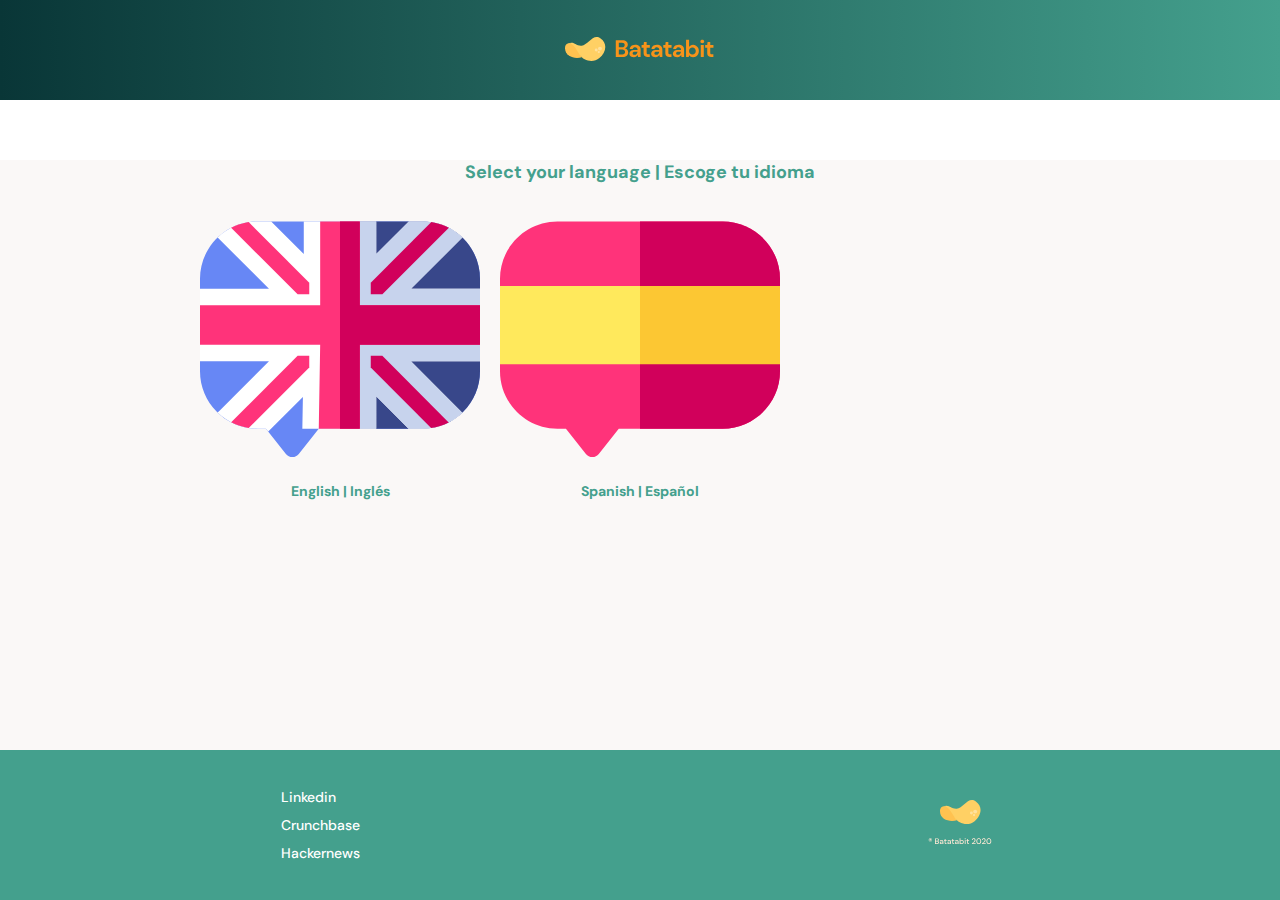
<file: index.html>
<!DOCTYPE html>
<html lang="es">
  <head>
    <meta charset="UTF-8" />
    <meta name="viewport" content="width=device-width, initial-scale=1.0" />
    <link rel="preconnect" href="https://fonts.gstatic.com" />
    <link
      href="https://fonts.googleapis.com/css2?family=Inter:wght@400;500;700&display=swap"
      rel="stylesheet"
    />
    <link rel="preconnect" href="https://fonts.gstatic.com" />
    <link
      href="https://fonts.googleapis.com/css2?family=DM+Sans:wght@300;500;700&display=swap"
      rel="stylesheet"
    />
    <link rel="stylesheet" href="./css/style.css" />
    <link rel="stylesheet" href="./css/index-style.css" />
    <link rel="stylesheet" href="./css/tablet.css" media="(min-width: 930px" />
    <link
      rel="icon"
      href="./assets/icons/batata.svg"
      type="image/gif"
      sizes="16x16"
    />
    <title>Batatabit | Revolución en intercambio de criptomonedas</title>
  </head>
  <body>
    <header class="header header-languages">
      <picture>
        <img src="./assets/img/logo.svg" alt="" />
      </picture>
    </header>
    <main>
      <section class="language-container">
        <section class="language-container--title">
          <h2>Select your language | Escoge tu idioma</h2>
        </section>
        <section class="language-container--buttons">
          <a href="./en.html">
            <figure class="language--english">
              <img
                src="./assets/icons/english-language.svg"
                alt="Ícono de idioma inglés"
              />
              <figcaption>English | Inglés</figcaption>
            </figure>
          </a>
          <a href="./es.html">
            <figure class="language--spanish">
              <img
                src="./assets/icons/spanish-language.svg"
                alt="Ícono de idioma español"
              />
              <figcaption>Spanish | Español</figcaption>
            </figure>
          </a>
        </section>
      </section>
    </main>
    <footer>
      <section class="left">
        <ul>
          <li><a href="#">Linkedin</a></li>
          <li><a href="#">Crunchbase</a></li>
          <li><a href="#">Hackernews</a></li>
        </ul>
      </section>
      <section class="right">
        <img src="./assets/img/logo-footer.svg" alt="Logo de BatataBit 2020" />
      </section>
      <div style="display: none;">
        Icons made by
        <a href="https://www.flaticon.com/authors/freepik" title="Freepik"
          >Freepik</a
        >
        from
        <a href="https://www.flaticon.com/" title="Flaticon"
          >www.flaticon.com</a
        >
      </div>
    </footer>
  </body>
</html>
</file>
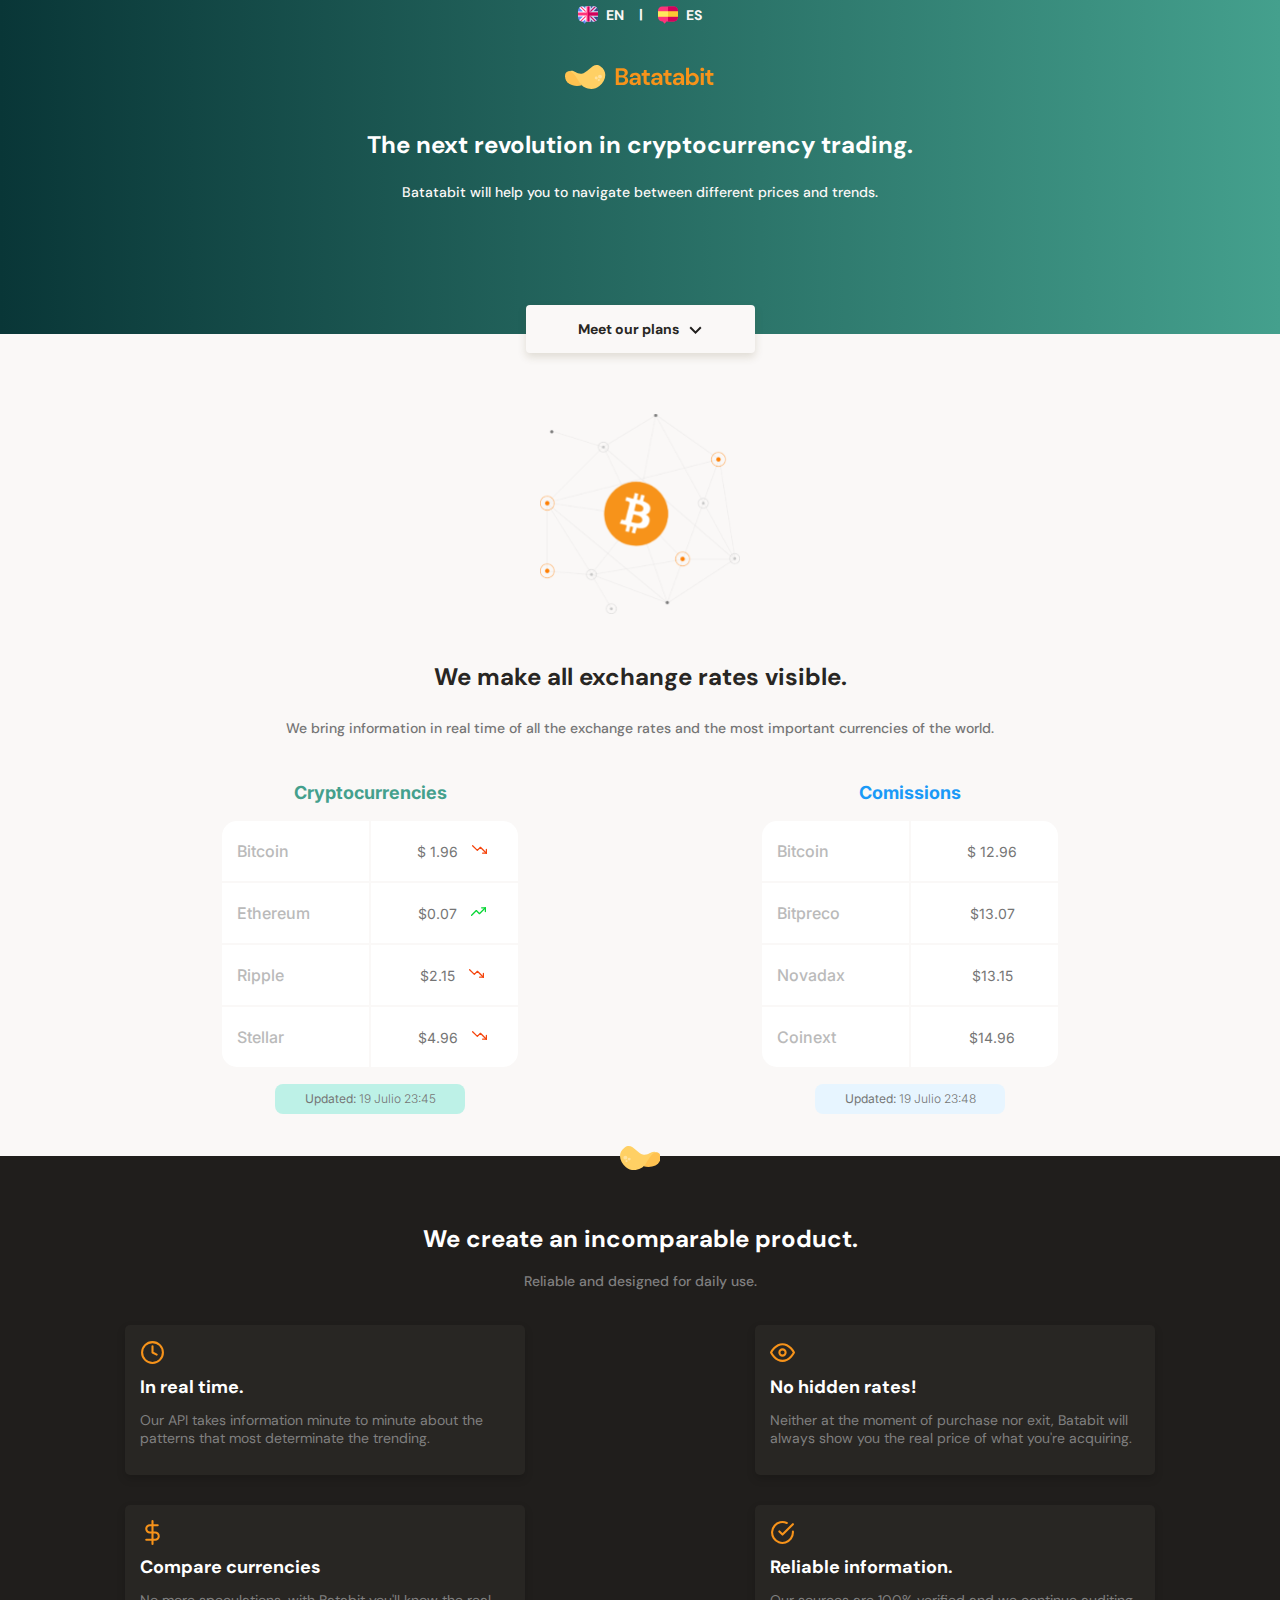
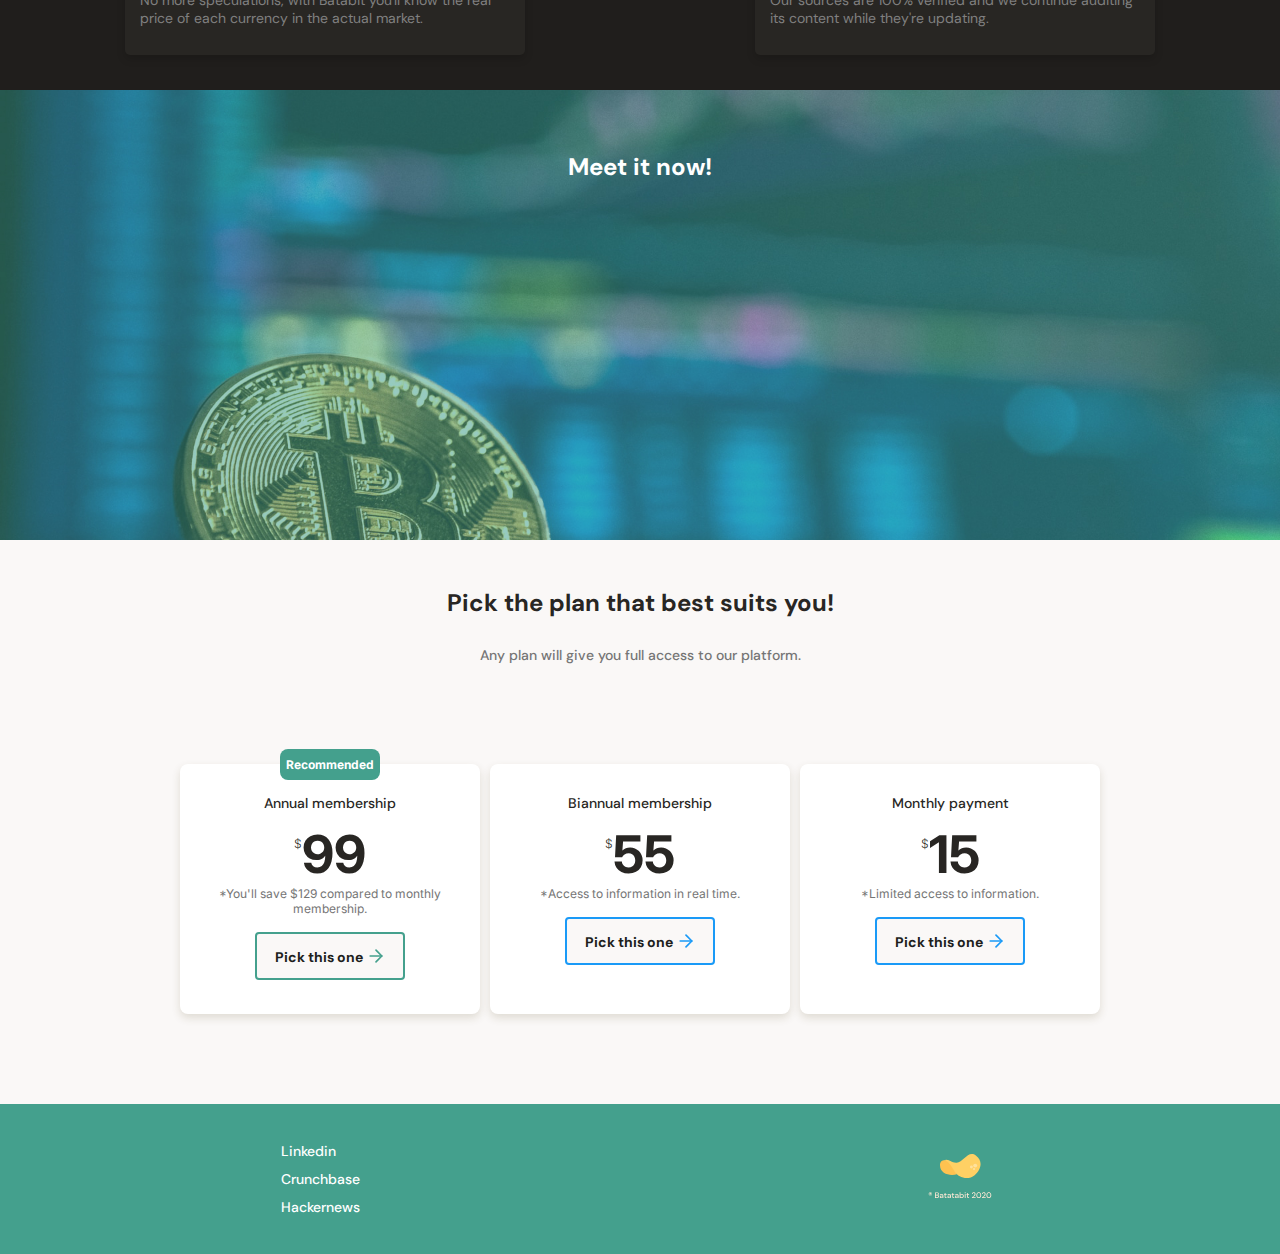
<file: en.html>
<!DOCTYPE html>
<html lang="es">
  <head>
    <meta charset="UTF-8" />
    <meta name="viewport" content="width=device-width, initial-scale=1.0" />
    <link rel="preconnect" href="https://fonts.gstatic.com" />
    <link
      href="https://fonts.googleapis.com/css2?family=Inter:wght@400;500;700&display=swap"
      rel="stylesheet"
    />
    <link rel="preconnect" href="https://fonts.gstatic.com" />
    <link
      href="https://fonts.googleapis.com/css2?family=DM+Sans:wght@300;500;700&display=swap"
      rel="stylesheet"
    />
    <link rel="stylesheet" href="./css/style.css" />
    <link rel="stylesheet" href="./css/700px.css" media="(min-width: 700px)" />
    <link rel="stylesheet" href="./css/tablet.css" media="(min-width: 930px)" />
    <link rel="icon" href="./assets/icons/batata.svg" type="image/gif" sizes="16x16">
    <title>Batatabit | The new revolution in cryptocurrency trading</title>
  </head>
  <body>
    <header class="header">
      <section class="header--language-links">
        <a href="./en.html" class="header--english-language">
          <p><span></span>EN</p>
        </a>
        <div>
          <p> | </p>
        </div>
        <a href="./es.html" class="header--spanish-language">
          <p><span></span> ES</p>
        </a>
      </section>
      <picture>
        <img src="./assets/img/logo.svg" alt="" />
      </picture>
      <div class="header--title-container">
        <h1>The next revolution in cryptocurrency trading.</h1>
        <p>
          Batatabit will help you to navigate between different prices and trends.
        </p>
        <a class="header--button" href="#plans"
          >Meet our plans<span></span
        ></a>
      </div>
    </header>
    <main>
      <section class="main-exchange-container">
        <div class="backgroundImg"></div>
        <div class="main-exchange-container--title">
          <h2>We make all exchange rates visible.</h2>
          <p>
            We bring information in real time of all the exchange rates and the most important currencies of the world.
          </p>
        </div>
        <section class="main-tables-container">
          <div class="slider1 main-currency-table">
            <p class="currency-table--title">Cryptocurrencies</p>
            <div class="currency-table--container">
              <table>
                <tr>
                  <td class="table__top-left">Bitcoin</td>
                  <td class="table__top-right table__right">
                    $ 1.96 <span class="down"></span>
                  </td>
                </tr>
                <tr>
                  <td>Ethereum</td>
                  <td class="table__right">$0.07 <span class="up"></span></td>
                </tr>
                <tr>
                  <td>Ripple</td>
                  <td class="table__right">$2.15 <span class="down"></span></td>
                </tr>
                <tr>
                  <td class="table__bottom-left">Stellar</td>
                  <td class="table__bottom-rigth table__right">
                    $4.96 <span class="down"></span>
                  </td>
                </tr>
              </table>
            </div>
            <div class="currency-table--date">
              <p><b>Updated: </b>19 Julio 23:45</p>
            </div>
          </div>
          <div class="slider1 main-comission-table">
            <p class="comission-table--title">Comissions</p>
            <div class="comission-table--container">
              <table>
                <tr>
                  <td class="table__top-left">Bitcoin</td>
                  <td class="table__top-right table__right">
                    $ 12.96
                  </td>
                </tr>
                <tr>
                  <td>Bitpreco</td>
                  <td class="table__right">$13.07</td>
                </tr>
                <tr>
                  <td>Novadax</td>
                  <td class="table__right">$13.15</span></td>
                </tr>
                <tr>
                  <td class="table__bottom-left">Coinext</td>
                  <td class="table__bottom-rigth table__right">
                    $14.96</td>
                </tr>
              </table>
            </div>
            <div class="comission-table--date">
              <p><b>Updated: </b>19 Julio 23:48</p>
            </div>
          </div>
          <button class="slider-button slider-black slider-display-left" onclick="plusDivs(-1, 0)">&#10094;</button>
          <button class="slider-button slider-black slider-display-right" onclick="plusDivs(1, 0)">&#10095;</button> 
        </section>
      </section>
      <section class="main-product-detail">
        <span class="product-detail--batata-logo"></span>
        <div class="product-detail--title">
          <h2>We create an incomparable product.</h2>
          <p>Reliable and designed for daily use.</p>
        </div>
        <section class="product-cards--container">
          <article class="product-detail--card">
            <span class="clock"></span>
            <p class="product--card-title">In real time.</p>
            <p class="product--card-body">Our API takes information minute to minute about the patterns that most determinate the trending.</p>
          </article>
          <article class="product-detail--card">
            <span class="eye"></span>
            <p class="product--card-title">No hidden rates!</p>
            <p class="product--card-body">Neither at the moment of purchase nor exit, Batabit will always show you the real price of what you're acquiring.</p>
          </article>
          <article class="product-detail--card">
            <span class="dollar-sign"></span>
            <p class="product--card-title">Compare currencies</p>
            <p class="product--card-body">No more speculations, with Batabit you'll know the real price of each currency in the actual market.</p>
          </article>
          <article class="product-detail--card">
            <span class="check-circle"></span>
            <p class="product--card-title">Reliable information.</p>
            <p class="product--card-body">Our sources are 100% verified and we continue auditing its content while they're updating.</p>
          </article>
        </section>
      </section>
      <section class="bitcoin-img-container">
        <h2>Meet it now!</h2>
      </section>
      <section id="plans" class="main-plans-container">
        <div class="plans--title">
          <h2>Pick the plan that best suits you!</h2>
          <p>Any plan will give you full access to our platform.</p>
        </div>
        <section class="plans-container--slider">
          <article class="slider2 plans-container--card">
            <p class="recommended">Recommended</p>
            <div class="plan-info-container">
              <h3 class="plan-card--title">Annual membership</h3>
              <p class="plan-card--price"><span>$</span>99</p>
              <p class="plan-card--saving">*You'll save $129 compared to monthly membership.</p>
              <button class="plan-card--cta">Pick this one <span class="green-right-arrow"></span></button>
            </div>
          </article>
          <article class="slider2 plans-container--card">
            <div class="plan-info-container">
              <h3 class="plan-card--title">Biannual membership </h3>
              <p class="plan-card--price"><span>$</span>55</p>
              <p class="plan-card--saving">*Access to information in real time.</p>
              <button class="plan-card--cta plan-card--secondary-button">Pick this one <span class="blue-right-arrow"></span></button>
            </div>
          </article>
          <article class="slider2 plans-container--card">
            <div class="plan-info-container">
              <h3 class="plan-card--title">Monthly payment</h3>
              <p class="plan-card--price"><span>$</span>15</p>
              <p class="plan-card--saving">*Limited access to information.</p>
              <button class="plan-card--cta plan-card--secondary-button">Pick this one <span class="blue-right-arrow"></span></button>
            </div>
          </article>
          <button class="slider-button slider-black slider-display-left" onclick="plusDivs(-1, 1)">&#10094;</button>
          <button class="slider-button slider-black slider-display-right" onclick="plusDivs(1, 1)">&#10095;</button>
        </section>
      </section>
    </main>
    <footer>
      <section class="left">
        <ul>
          <li><a href="#">Linkedin</a></li>
          <li><a href="#">Crunchbase</a></li>
          <li><a href="#">Hackernews</a></li>
        </ul>
      </section>
      <section class="right">
        <img src="./assets/img/logo-footer.svg" alt="Logo de BatataBit 2020">
      </section>
    </footer>
  </body>
  <script type="text/javascript" src="./slider.js"></script>
</html>
</file>
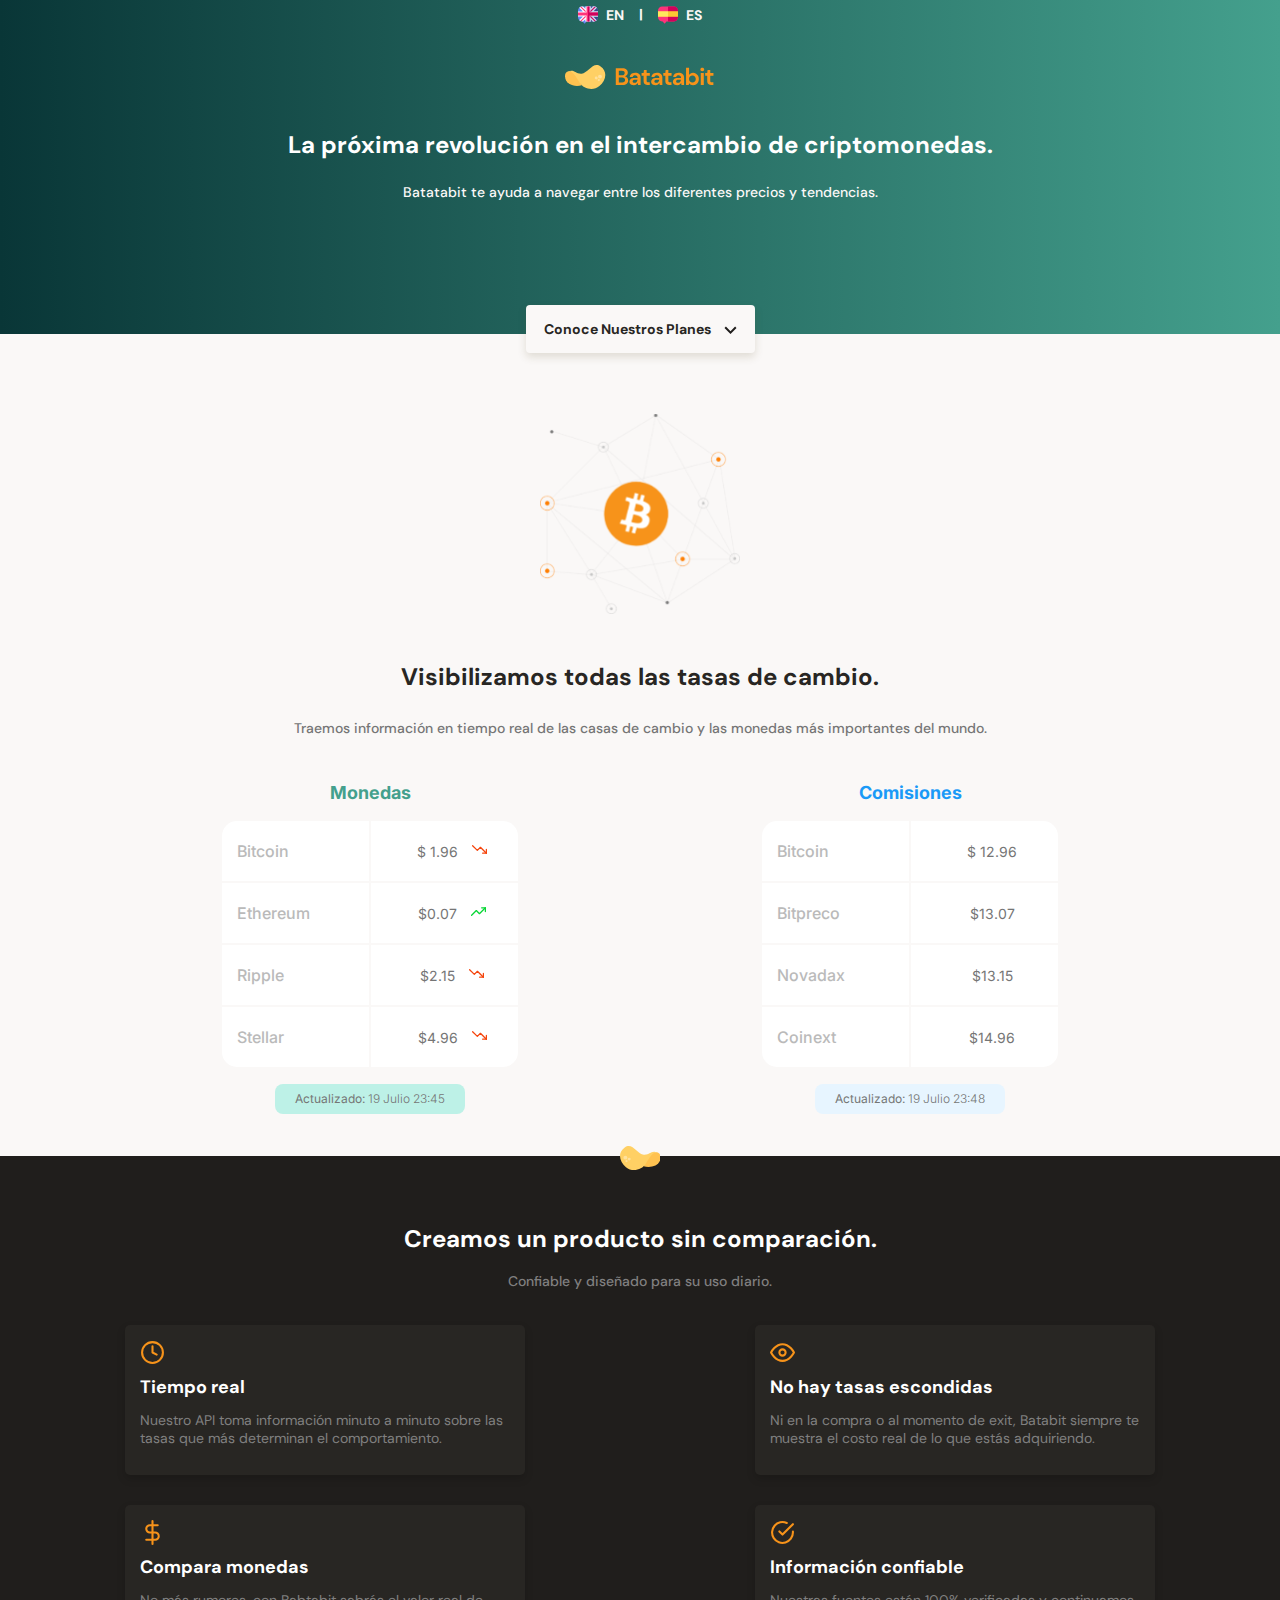
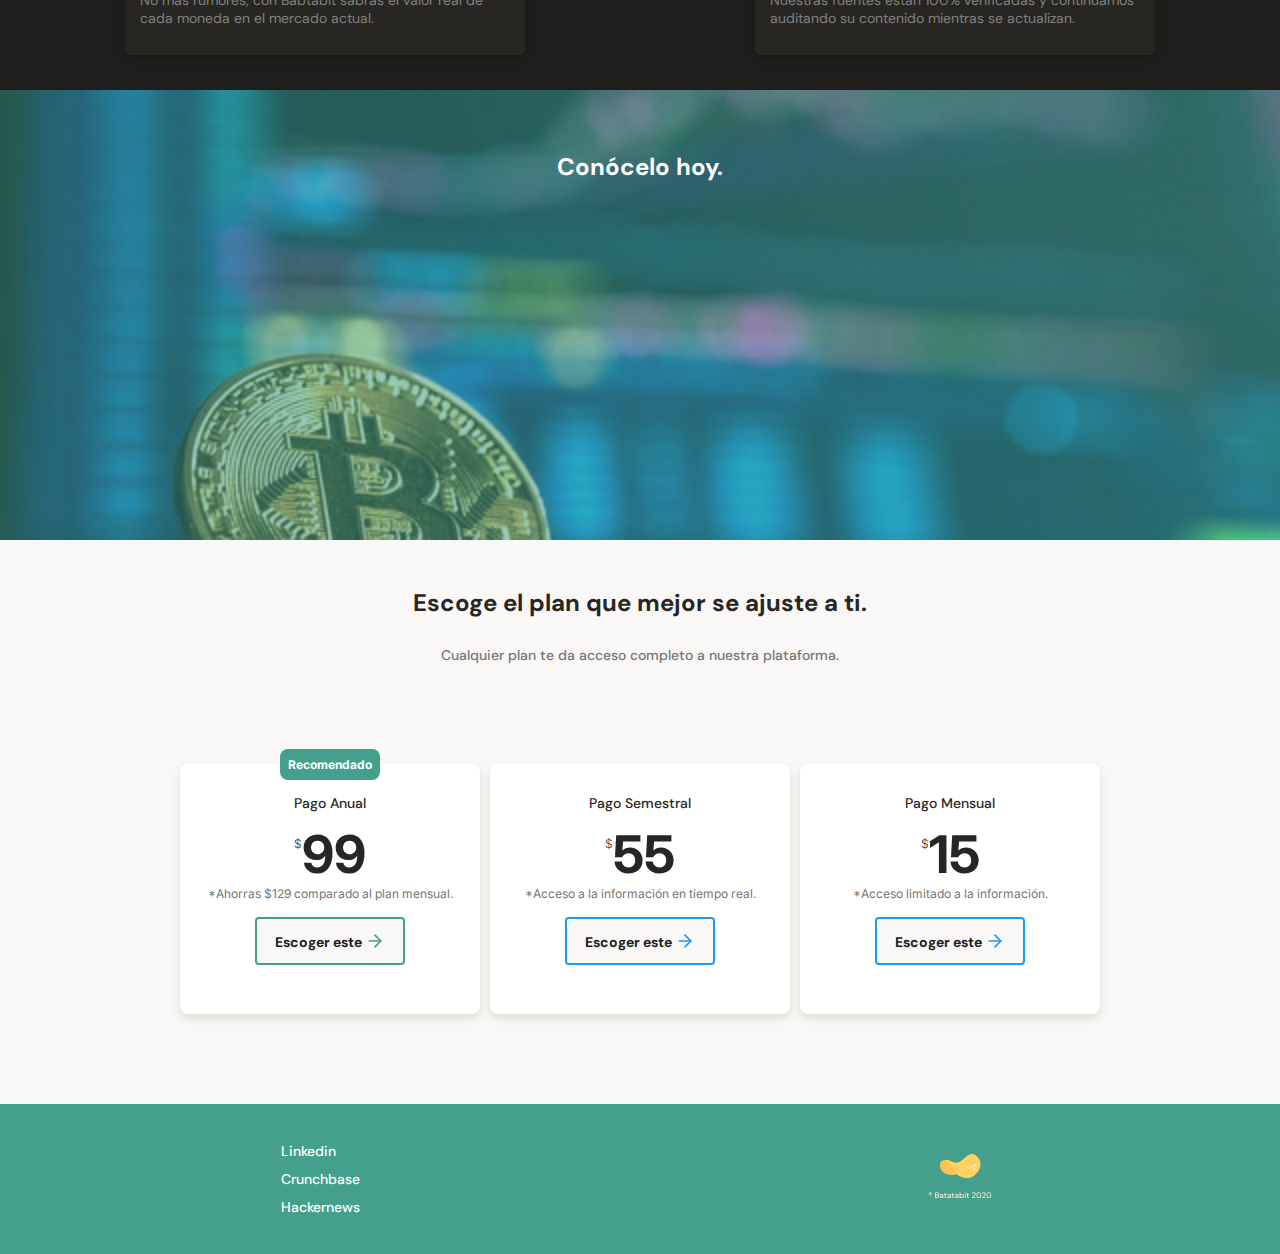
<file: es.html>
<!DOCTYPE html>
<html lang="es">
  <head>
    <meta charset="UTF-8" />
    <meta name="viewport" content="width=device-width, initial-scale=1.0" />
    <link rel="preconnect" href="https://fonts.gstatic.com" />
    <link
      href="https://fonts.googleapis.com/css2?family=Inter:wght@400;500;700&display=swap"
      rel="stylesheet"
    />
    <link rel="preconnect" href="https://fonts.gstatic.com" />
    <link
      href="https://fonts.googleapis.com/css2?family=DM+Sans:wght@300;500;700&display=swap"
      rel="stylesheet"
    />
    <link rel="stylesheet" href="./css/style.css" />
    <link rel="stylesheet" href="./css/tablet.css" media="(min-width: 930px)" />
    <link rel="icon" href="./assets/icons/batata.svg" type="image/gif" sizes="16x16">
    <title>Batatabit | Revolución en intercambio de criptomonedas</title>
  </head>
  <body>
    <header class="header">
      <section class="header--language-links">
        <a href="./en.html" class="header--english-language">
          <p><span></span>EN</p>
        </a>
        <div>
          <p> | </p>
        </div>
        <a href="./es.html" class="header--spanish-language">
          <p><span></span> ES</p>
        </a>
      </section>
      <picture>
        <img src="./assets/img/logo.svg" alt="" />
      </picture>
      <div class="header--title-container">
        <h1>La próxima revolución en el intercambio de criptomonedas.</h1>
        <p>
          Batatabit te ayuda a navegar entre los diferentes precios y
          tendencias.
        </p>
        <a class="header--button" href="#plans"
          >Conoce Nuestros Planes <span></span
        ></a>
      </div>
    </header>
    <main>
      <section class="main-exchange-container">
        <div class="backgroundImg"></div>
        <div class="main-exchange-container--title">
          <h2>Visibilizamos todas las tasas de cambio.</h2>
          <p>
            Traemos información en tiempo real de las casas de cambio y las
            monedas más importantes del mundo.
          </p>
        </div>
        <section class="main-tables-container">
          <div class="slider1 main-currency-table">
            <p class="currency-table--title">Monedas</p>
            <div class="currency-table--container">
              <table>
                <tr>
                  <td class="table__top-left">Bitcoin</td>
                  <td class="table__top-right table__right">
                    $ 1.96 <span class="down"></span>
                  </td>
                </tr>
                <tr>
                  <td>Ethereum</td>
                  <td class="table__right">$0.07 <span class="up"></span></td>
                </tr>
                <tr>
                  <td>Ripple</td>
                  <td class="table__right">$2.15 <span class="down"></span></td>
                </tr>
                <tr>
                  <td class="table__bottom-left">Stellar</td>
                  <td class="table__bottom-rigth table__right">
                    $4.96 <span class="down"></span>
                  </td>
                </tr>
              </table>
            </div>
            <div class="currency-table--date">
              <p><b>Actualizado: </b>19 Julio 23:45</p>
            </div>
          </div>
          <div class="slider1 main-comission-table">
            <p class="comission-table--title">Comisiones</p>
            <div class="comission-table--container">
              <table>
                <tr>
                  <td class="table__top-left">Bitcoin</td>
                  <td class="table__top-right table__right">
                    $ 12.96
                  </td>
                </tr>
                <tr>
                  <td>Bitpreco</td>
                  <td class="table__right">$13.07</td>
                </tr>
                <tr>
                  <td>Novadax</td>
                  <td class="table__right">$13.15</span></td>
                </tr>
                <tr>
                  <td class="table__bottom-left">Coinext</td>
                  <td class="table__bottom-rigth table__right">
                    $14.96</td>
                </tr>
              </table>
            </div>
            <div class="comission-table--date">
              <p><b>Actualizado: </b>19 Julio 23:48</p>
            </div>
          </div>
          <button class="slider-button slider-black slider-display-left" onclick="plusDivs(-1, 0)">&#10094;</button>
          <button class="slider-button slider-black slider-display-right" onclick="plusDivs(1, 0)">&#10095;</button>
        </section>
      </section>
      <section class="main-product-detail">
        <span class="product-detail--batata-logo"></span>
        <div class="product-detail--title">
          <h2>Creamos un producto sin comparación.</h2>
          <p>Confiable y diseñado para su uso diario.</p>
        </div>
        <section class="product-cards--container">
          <article class="product-detail--card">
            <span class="clock"></span>
            <p class="product--card-title">Tiempo real</p>
            <p class="product--card-body">Nuestro API toma información minuto a minuto sobre las tasas que más determinan el comportamiento.</p>
          </article>
          <article class="product-detail--card">
            <span class="eye"></span>
            <p class="product--card-title">No hay tasas escondidas</p>
            <p class="product--card-body">Ni en la compra o al momento de exit, Batabit siempre te muestra el costo real de lo que estás adquiriendo.</p>
          </article>
          <article class="product-detail--card">
            <span class="dollar-sign"></span>
            <p class="product--card-title">Compara monedas</p>
            <p class="product--card-body">No más rumores, con Babtabit sabrás el valor real de cada moneda en el mercado actual.</p>
          </article>
          <article class="product-detail--card">
            <span class="check-circle"></span>
            <p class="product--card-title">Información confiable</p>
            <p class="product--card-body">Nuestras fuentes están 100% verificadas y continuamos auditando su contenido mientras se actualizan.</p>
          </article>
        </section>
      </section>
      <section class="bitcoin-img-container">
        <h2>Conócelo hoy.</h2>
      </section>
      <section id="plans" class="main-plans-container">
        <div class="plans--title">
          <h2>Escoge el plan que mejor se ajuste a ti.</h2>
          <p>Cualquier plan te da acceso completo a nuestra plataforma.</p>
        </div>
        <section class="plans-container--slider">
          <article class="slider2 plans-container--card">
            <p class="recommended">Recomendado</p>
            <div class="plan-info-container">
              <h3 class="plan-card--title">Pago Anual</h3>
              <p class="plan-card--price"><span>$</span>99</p>
              <p class="plan-card--saving">*Ahorras $129 comparado al plan mensual.</p>
              <button class="plan-card--cta">Escoger este <span class="green-right-arrow"></span></button>
            </div>
          </article>
          <article class="slider2 plans-container--card">
            <div class="plan-info-container">
              <h3 class="plan-card--title">Pago Semestral</h3>
              <p class="plan-card--price"><span>$</span>55</p>
              <p class="plan-card--saving">*Acceso a la información en tiempo real.</p>
              <button class="plan-card--cta plan-card--secondary-button">Escoger este <span class="blue-right-arrow"></span></button>
            </div>
          </article>
          <article class="slider2 plans-container--card">
            <div class="plan-info-container">
              <h3 class="plan-card--title">Pago Mensual</h3>
              <p class="plan-card--price"><span>$</span>15</p>
              <p class="plan-card--saving">*Acceso limitado a la información.</p>
              <button class="plan-card--cta plan-card--secondary-button">Escoger este <span class="blue-right-arrow"></span></button>
            </div>
          </article>
          <button class="slider-button slider-black slider-display-left" onclick="plusDivs(-1, 1)">&#10094;</button>
          <button class="slider-button slider-black slider-display-right" onclick="plusDivs(1, 1)">&#10095;</button>
        </section>
      </section>
    </main>
    <footer>
      <section class="left">
        <ul>
          <li><a href="#">Linkedin</a></li>
          <li><a href="#">Crunchbase</a></li>
          <li><a href="#">Hackernews</a></li>
        </ul>
      </section>
      <section class="right">
        <img src="./assets/img/logo-footer.svg" alt="Logo de BatataBit 2020">
      </section>
    </footer>
  </body>
  <script type="text/javascript" src="./slider.js"></script>
</html>
</file>
<file: css/style.css>
/*
1. Posicionamiento --> static, absolute, relative, fixed
2. Modelo de caja (Box model) --> margin, border, padding, content
3. Tipografía --> tipos, tamaños de fuente, etc
4. Estilos visuales --> box-shadow, border-radius, gradient, etc
5. Otros --> reglas CSS y más
*/
:root {
  /* Colores */
  --bitcoin-green-1: #44a08d;
  --bitcoin-green-2: #093637;
  --soft-green: #bdf1e7;
  --secondary-blue: #1a9af7;
  --soft-blue: #e7f5ff;
  --warm-black: #201e1c;
  --black: #282623;
  --gray: #bababa;
  --gray-2: #757575;
  --gray-3: #808080;
  --off-white: #faf8f7;
  --white: #ffffff;

  /* Fuentes */
  --font-1: "DM Sans", sans-serif;
  --font-2: "Inter", sans-serif;
}

* {
  box-sizing: border-box;
  margin: 0;
  padding: 0;
}

html {
  font-size: 62.5%;
  font-family: var(--font-1);
  scroll-behavior: smooth;
}

header {
  position: relative;
  display: flex;
  flex-direction: column;
  justify-content: center;
  width: 100%;
  min-width: 320px;
  height: 334px;
  text-align: center;
  background: #44a08d; /* fallback for old browsers */
  background: -webkit-linear-gradient(
    to right,
    var(--bitcoin-green-2),
    var(--bitcoin-green-1)
  ); /* Chrome 10-25, Safari 5.1-6 */
  background: linear-gradient(
    to right,
    var(--bitcoin-green-2),
    var(--bitcoin-green-1)
  ); /* W3C, IE 10+/ Edge, Firefox 16+, Chrome 26+, Opera 12+, Safari 7+ */
}

header picture img {
  width: 150px;
  height: 24px;
  margin-top: 40px;
  align-self: center;
}

.header--title-container {
  width: 90%;
  min-width: 288px;
  max-width: 900px;
  height: 218px;
  margin-top: 40px;
  text-align: center;
  align-self: center;
}

.header--language-links {
  display: flex;
  justify-content: center;
  height: 27px;
  padding-top: 5px;
  font-size: 1.4rem;
  font-weight: bold;
  color: var(--off-white);
}

.header--language-links div,
.header--language-links a {
  padding: 0 10px;
}

.header--language-links a {
  text-decoration: none;
  color: var(--off-white);
  border-radius: 5px;
  padding: 0 5px;
}

.header--language-links p {
  display: flex;
  align-items: center;
}

.header--language-links a:visited,
.header--language-links a:hover,
.header--language-links a:active {
  background-color: rgba(26, 154, 247, 0.5);
}

.header--english-language span,
.header--spanish-language span {
  display: inline-block;
  width: 20px;
  height: 20px;
  margin-right: 8px;
}

.header--english-language span {
  background-image: url(../assets/icons/english-language.svg);
  background-size: contain;
  background-position: center;
  background-repeat: no-repeat;
}

.header--spanish-language span {
  background-image: url(../assets/icons/spanish-language.svg);
  background-size: contain;
  background-position: center;
  background-repeat: no-repeat;
}

.header--title-container h1 {
  font-size: 2.4rem;
  font-weight: bold;
  line-height: 2.6rem;
  color: var(--white);
}

.header--title-container p {
  margin-top: 25px;
  font-size: 1.4rem;
  line-height: 1.8rem;
  font-weight: 500;
  color: var(--off-white);
}

.header--title-container .header--button {
  position: absolute;
  top: 270px;
  left: calc(50% - 114.5px);
  display: block;
  margin-top: 35px;
  padding: 15px;
  width: 229px;
  height: 48px;
  background-color: var(--off-white);
  /* Sombra */
  box-shadow: 0px 4px 8px rgba(89, 73, 30, 0.16);
  border: none;
  border-radius: 4px;
  font-size: 1.4rem;
  font-weight: bold;
  text-decoration: none;
  color: var(--black);
}

.header--button span {
  display: inline-block;
  width: 13px;
  height: 8px;
  margin-left: 10px;
  background-image: url("../assets/icons/down-arrow.svg");
}

main {
  width: 100%;
  height: auto;
  background-color: var(--off-white);
}

.main-exchange-container {
  width: 100%;
  height: auto;
  padding-top: 80px;
  padding-bottom: 30px;
  text-align: center;
}

.main-exchange-container--title {
  width: 90%;
  min-width: 288px;
  max-width: 900px;
  margin: 0 auto;
}

.main-exchange-container .backgroundImg {
  width: 80%;
  height: 200px;
  margin: 0 auto 50px auto;
  background-image: url("../assets/img/bitcoin.svg");
  background-size: contain;
  background-position: center;
  background-repeat: no-repeat;
}

.main-exchange-container h2 {
  margin-bottom: 30px;
  font-size: 2.4rem;
  font-weight: bold;
  line-height: 2.6rem;
  color: var(--black);
}

.main-exchange-container p {
  margin-bottom: 30px;
  font-size: 1.4rem;
  font-weight: 500;
  line-height: 1.6rem;
  color: var(--gray-2);
}

.main-tables-container {
  display: flex;
  position: relative;
  justify-content: center;
  /* overflow-x: scroll;
  overscroll-behavior-x: contain;
  scroll-snap-type: x proximity; */
}

.main-currency-table,
.main-comission-table {
  width: 70%;
  scroll-snap-align: center;
  min-width: 235px;
  max-width: 500px;
  height: 360px;
  margin: 0 20px;
  font-family: var(--font-2);
}

.main-currency-table .currency-table--title,
.main-comission-table .comission-table--title {
  margin: 15px 0;
  font-size: 1.8rem;
  font-weight: bold;
  line-height: 2.3rem;
  text-align: center;
}

.main-currency-table .currency-table--title {
  color: var(--bitcoin-green-1);
}

.main-comission-table .comission-table--title {
  color: var(--secondary-blue);
}

.currency-table--container,
.comission-table--container {
  margin: 0 auto;
  width: 90%;
  min-width: 230px;
  max-width: 300px;
  height: 250px;
  text-align: left;
}

.currency-table--container table,
.comission-table--container table {
  width: 100%;
  height: 100%;
}

.currency-table--container td,
.comission-table--container td {
  width: 50%;
  padding-left: 15px;
  font-size: 1.6rem;
  font-weight: 500;
  line-height: 1.9rem;
  color: var(--gray);
  background-color: var(--white);
}

.currency-table--container .table__top-left,
.comission-table--container .table__top-left {
  border-radius: 15px 0 0 0;
}

.currency-table--container .table__top-right,
.comission-table--container .table__top-right {
  border-radius: 0 15px 0 0;
}

.currency-table--container .table__bottom-left,
.comission-table--container .table__bottom-left {
  border-radius: 0 0 0 15px;
}

.currency-table--container .table__bottom-rigth,
.comission-table--container .table__bottom-rigth {
  border-radius: 0 0 15px 0;
}

.currency-table--container .table__right,
.comission-table--container .table__right {
  padding-left: 15px;
  font-size: 1.4rem;
  font-weight: normal;
  line-height: 1.7rem;
  color: var(--gray-2);
  text-align: center;
}

.currency-table--container .down {
  display: inline-block;
  width: 15px;
  height: 15px;
  margin-left: 10px;
  background-image: url("../assets/icons/trending-down.svg");
  background-size: cover;
  background-position: center;
  background-repeat: no-repeat;
}

.currency-table--container .up {
  display: inline-block;
  width: 15px;
  height: 15px;
  margin-left: 10px;
  background-image: url("../assets/icons/trending-up.svg");
  background-size: cover;
  background-position: center;
  background-repeat: no-repeat;
}

.currency-table--date {
  width: 190px;
  height: 30px;
  margin: 0 auto;
  margin-top: 15px;
  background-color: var(--soft-green);
  border-radius: 8px;
}

.currency-table--date p,
.comission-table--date p {
  margin: 7px;
  padding-top: 7px;
  font-size: 1.2rem;
  line-height: 1.5rem;
  font-weight: 300;
}

.comission-table--date {
  width: 190px;
  height: 30px;
  margin: 0 auto;
  margin-top: 15px;
  background-color: var(--soft-blue);
  border-radius: 8px;
}

.main-product-detail {
  position: relative;
  width: 100%;
  min-width: 320px;
  height: auto;
  padding: 20px 10px;
  background-color: var(--warm-black);
}

.product-detail--batata-logo {
  position: absolute;
  width: 40px;
  height: 25px;
  top: -10px;
  left: calc(50% - 20px);
  background-image: url("../assets/icons/batata.svg");
}

.product-detail--title {
  width: 90%;
  min-width: 288px;
  height: auto;
  margin: 50px auto 0 auto;
  text-align: center;
}

.product-detail--title h2 {
  margin-bottom: 20px;
  font-size: 2.4rem;
  line-height: 2.6rem;
  font-weight: bold;
  color: var(--white);
}

.product-detail--title p {
  margin-bottom: 20px;
  font-size: 1.4rem;
  line-height: 1.8rem;
  font-weight: 500;
  color: #808080;
}

.product-detail--card {
  width: 90%;
  min-width: 288px;
  max-width: 400px;
  min-height: 150px;
  margin: 15px auto;
  padding: 15px;
  background-color: var(--black);
  border-radius: 5px;
  box-shadow: 0px 4px 8px rgba(0, 0, 0, 0.16);
}

.product-detail--card .clock {
  display: inline-block;
  width: 25px;
  height: 25px;
  margin-bottom: 10px;
  background-image: url("../assets/icons/clock.svg");
  background-size: cover;
  background-position: center;
  background-repeat: no-repeat;
}

.product-detail--card .eye {
  display: inline-block;
  width: 25px;
  height: 25px;
  margin-bottom: 10px;
  background-image: url("../assets/icons/eye.svg");
  background-size: cover;
  background-position: center;
  background-repeat: no-repeat;
}

.product-detail--card .dollar-sign {
  display: inline-block;
  width: 25px;
  height: 25px;
  margin-bottom: 10px;
  background-image: url("../assets/icons/dollar-sign.svg");
  background-size: cover;
  background-position: center;
  background-repeat: no-repeat;
}

.product-detail--card .check-circle {
  display: inline-block;
  width: 25px;
  height: 25px;
  margin-bottom: 10px;
  background-image: url("../assets/icons/check-circle.svg");
  background-size: cover;
  background-position: center;
  background-repeat: no-repeat;
}

.product--card-title {
  margin-bottom: 15px;
  font-size: 1.8rem;
  line-height: 1.8rem;
  font-weight: bold;
  color: var(--white);
}

.product--card-body {
  font-size: 1.4rem;
  line-height: 1.8rem;
  color: #808080;
}

.bitcoin-img-container {
  width: 100%;
  min-width: 320;
  height: 50vh;
  background-image: url("../assets/img/bitcoin.jpg");
  background-position: center;
  background-size: cover;
  background-repeat: no-repeat;
}

.bitcoin-img-container h2 {
  padding-top: 64px;
  font-size: 2.4rem;
  line-height: 2.6rem;
  font-weight: bold;
  color: var(--white);
  text-align: center;
}

.main-plans-container {
  width: 100%;
  min-width: 320px;
  padding-bottom: 70px;
  text-align: center;
}

.plans--title {
  width: 90%;
  min-width: 288px;
  height: auto;
  margin: 0 auto 50px auto;
}

.plans--title h2 {
  padding-top: 50px;
  font-size: 2.4rem;
  font-weight: bold;
  line-height: 2.6rem;
  color: var(--black);
}

.plans--title p {
  padding-top: 30px;
  font-size: 1.4rem;
  font-weight: 500;
  line-height: 1.8rem;
  color: var(--gray-2);
}

.plans-container--slider {
  position: relative;
  display: flex;
  height: 320px;
  justify-content: center;
  /* overflow-x: scroll;
  overscroll-behavior-x: contain;
  scroll-snap-type: x proximity; */
}

.slider-button {
  border: none;
  display: inline-block;
  padding: 8px 16px;
  vertical-align: middle;
  overflow: hidden;
  text-decoration: none;
  color: inherit;
  background-color: inherit;
  text-align: center;
  cursor: pointer;
  white-space: nowrap;
}

.slider-display-left {
  position: absolute;
  top: 50%;
  left: 0%;
  transform: translate(0%, -50%);
  -ms-transform: translate(-0%, -50%);
}
.slider-display-right {
  position: absolute;
  top: 50%;
  right: 0%;
  transform: translate(0%, -50%);
  -ms-transform: translate(0%, -50%);
}

.slider-black {
  color: var(--off-white);
  background-color: var(--black);
}

.plans-container--card {
  position: relative;
  scroll-snap-align: center;
  width: 60%;
  min-width: 190px;
  max-width: 300px;
  height: 250px;
  margin: 50px 5px 0 5px;
  padding: 0 15px;
  background-color: var(--white);
  border-radius: 8px;
  box-shadow: 0px 4px 8px rgba(89, 73, 30, 0.16);
}

.recommended {
  position: absolute;
  top: -15.5px;
  left: calc(50% - 50px);
  display: flex;
  justify-content: center;
  align-items: center;
  width: 100px;
  height: 31px;
  background-color: var(--bitcoin-green-1);
  font-family: var(--font-2);
  font-size: 1.2rem;
  line-height: 15px;
  color: var(--white);
  font-weight: bold;
  border-radius: 8px;
}

.plan-card--title {
  padding-top: 30px;
  font-size: 1.4rem;
  font-weight: 500;
  line-height: 1.8rem;
  color: var(--black);
}

.plan-card--price {
  padding: 5px 0;
  font-family: var(--font-2);
  font-size: 5.2rem;
  font-weight: bold;
  line-height: 5.3rem;
  color: var(--black);
}

.plan-card--price span {
  font-size: 1.2rem;
  font-weight: 300;
  vertical-align: 25px;
}

.plan-card--saving {
  font-size: 1.2rem;
  font-family: var(--font-2);
  line-height: 1.5rem;
  color: var(--gray-2);
  margin-bottom: 16px;
}

.plan-card--cta {
  width: 150px;
  height: 48px;
  background-color: var(--off-white);
  border: 2px solid var(--bitcoin-green-1);
  border-radius: 4px;
  font-family: var(--font-1);
  font-size: 1.4rem;
  font-weight: bold;
  line-height: 1.8rem;
  color: var(--warm-black);
}

.plan-card--cta span {
  display: inline-block;
  width: 20px;
  height: 20px;
  background-position: center;
  background-size: cover;
  background-repeat: no-repeat;
  vertical-align: text-bottom;
}

.plan-card--cta .green-right-arrow {
  background-image: url("../assets/icons/green-right-arrow.svg");
}

.plan-card--cta .blue-right-arrow {
  background-image: url("../assets/icons/blue-right-arrow.svg");
}

.plan-card--secondary-button {
  border: 2px solid var(--secondary-blue);
}

footer {
  display: flex;
  width: 100%;
  height: 150px;
  background-color: var(--bitcoin-green-1);
}

footer section {
  display: flex;
  justify-content: center;
  align-items: center;
  width: 50%;
}

footer .left ul {
  font-size: 1.4rem;
  font-weight: 500;
  line-height: 1.8rem;
  list-style: none;
}

.left li {
  margin: 10px 0;
}

.left a {
  text-decoration: none;
  color: var(--white);
}
</file>
<file: css/index-style.css>
body {
  background-color: var(--white);
}

.header-languages {
  height: 100px;
}

.header-languages img {
  margin-top: 0;
  align-items: center;
}

.language-container {
  width: 90%;
  min-width: 288px;
  max-width: 900px;
  align-items: center;
  margin: 0 auto;
  height: calc(100vh - 100px - 150px - 60px);
}

.language-container--buttons {
  display: flex;
}

.language-container h2 {
  margin: 60px 0 15px;
  width: 100%;
  font-size: 1.8rem;
  color: var(--bitcoin-green-1);
  text-align: center;
}

.language-container a {
  text-decoration: none;
  margin: 0 10px;
}

.language--spanish,
.language--english {
  width: 100%;
  border-radius: 5px;
}

.language--spanish:hover,
.language--english:hover {
  background-color: rgba(164, 223, 211, 0.3);
  cursor: pointer;
}

.language--spanish img,
.language--english img {
  width: 100%;
  height: calc(45vh - 50px - 75px);
  margin: 0 auto;
}

.language-container figcaption {
  color: var(--bitcoin-green-1);
  font-size: 1.4rem;
  font-weight: bold;
  text-align: center;
}
</file>
<file: css/tablet.css>
@media screen and (min-width: 930px) {
  .main-tables-container {
    justify-content: center;
    overflow-x: auto;
  }

  .slider-button {
    display: none;
  }

  .product-cards--container {
    display: grid;
    grid-template-columns: repeat(2, auto);
  }
  .plans-container--slider {
    justify-content: center;
    overflow-x: auto;
  }
}
</file>
<file: css/700px.css>
.bitcoin-img-container {
  background-image: url(../assets/img/bitcoin2x.jpg);
}
</file>
